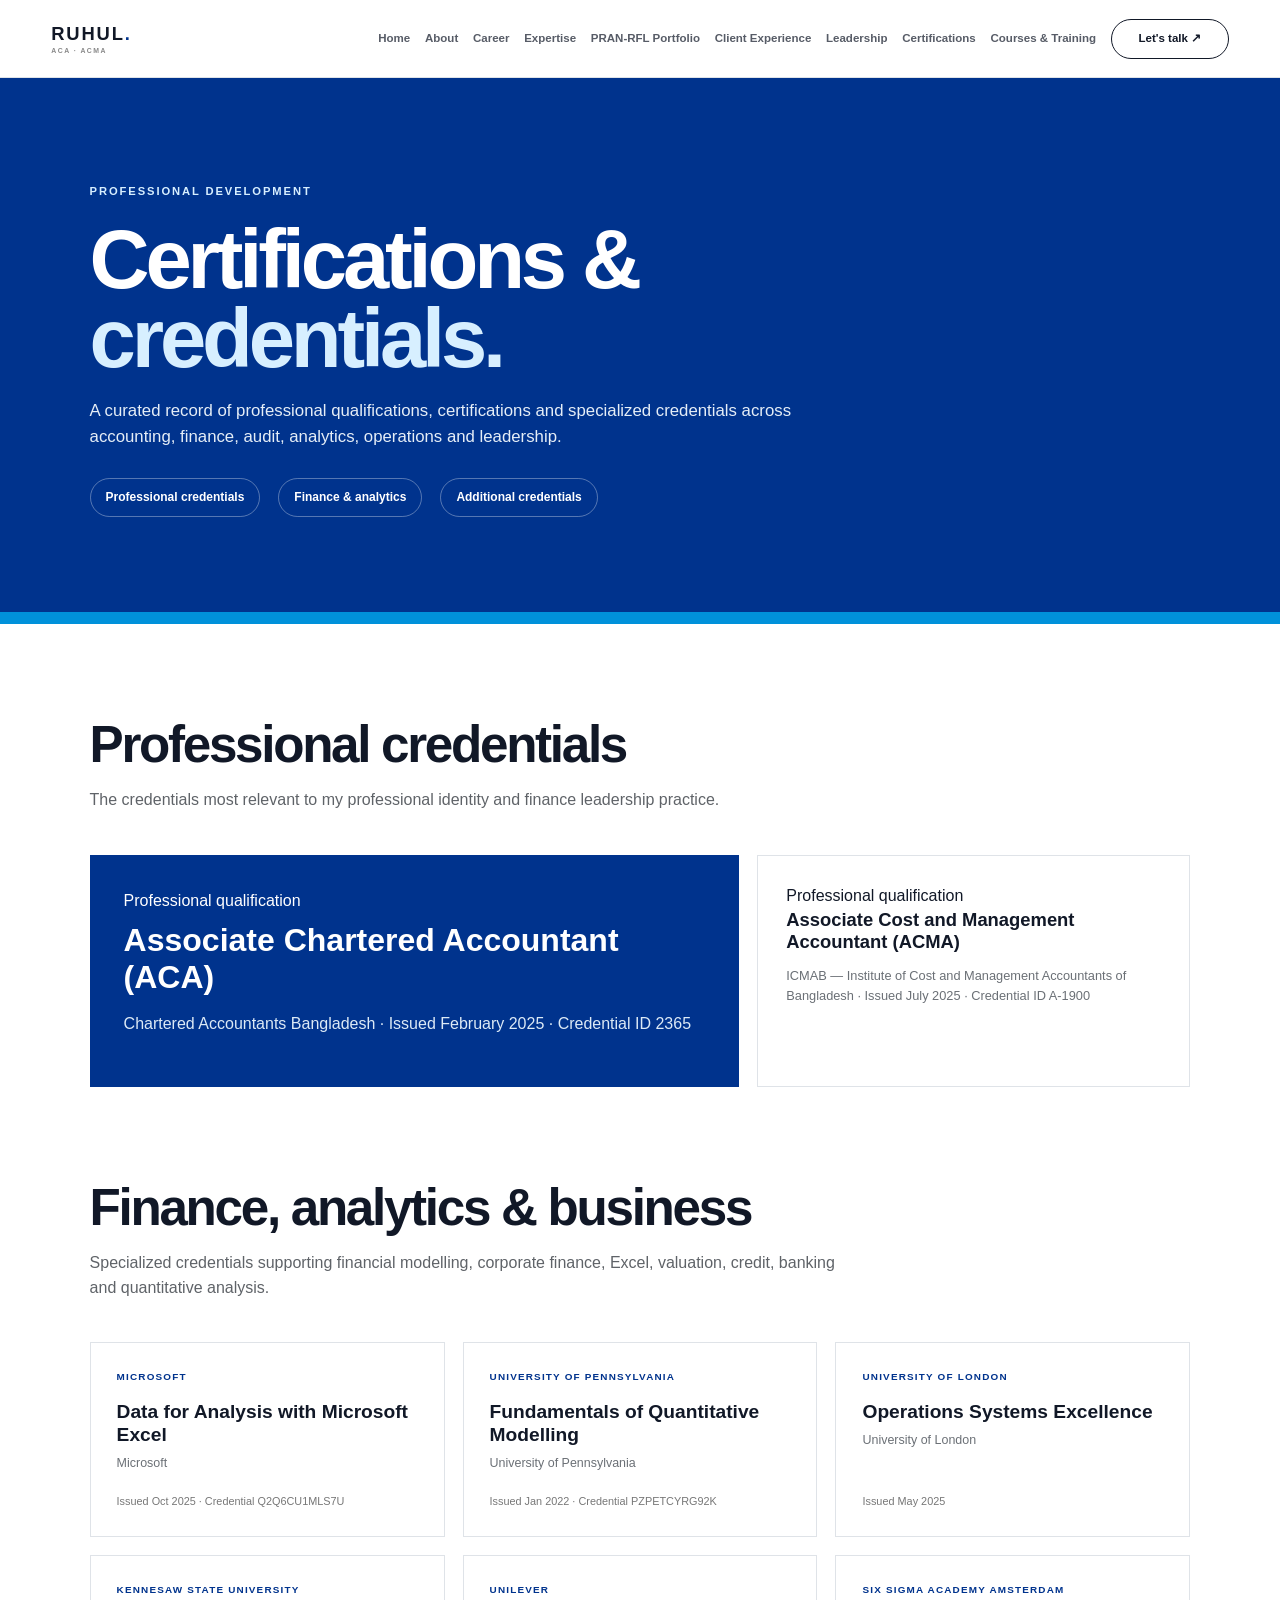
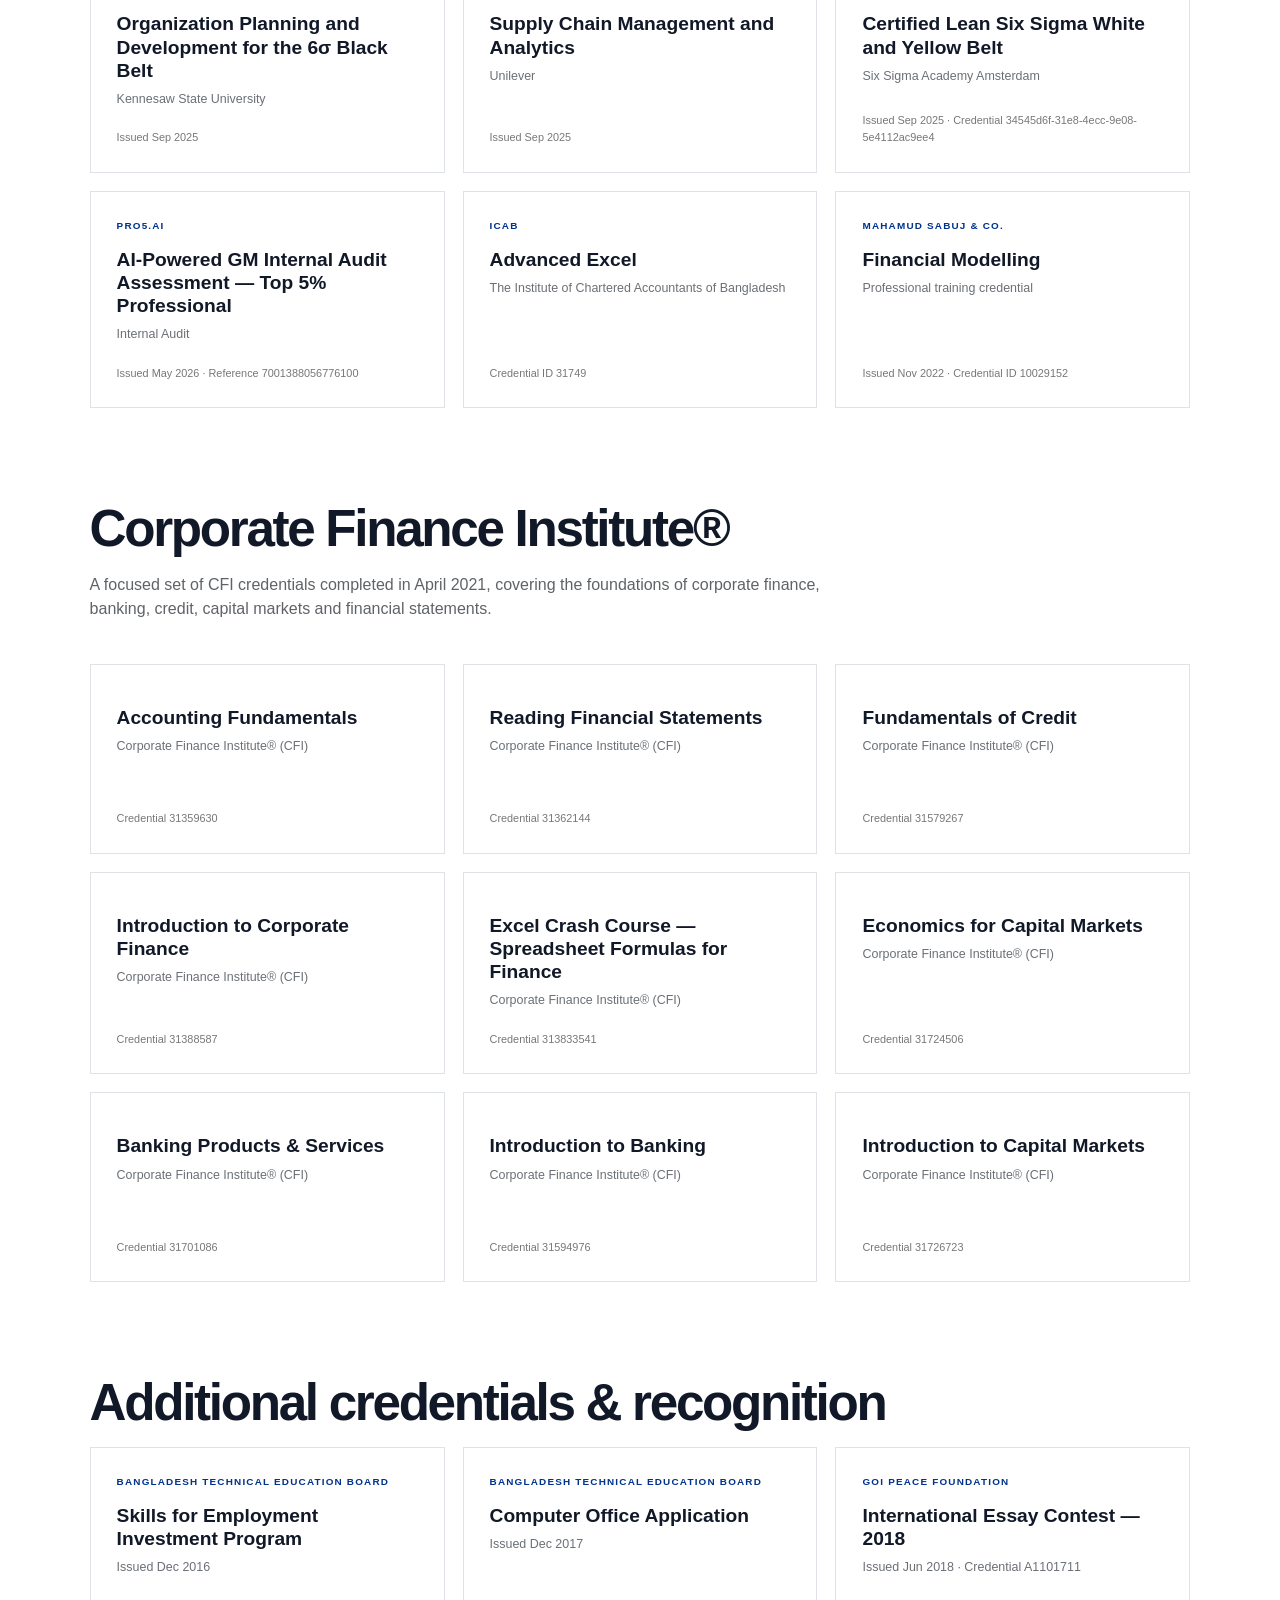
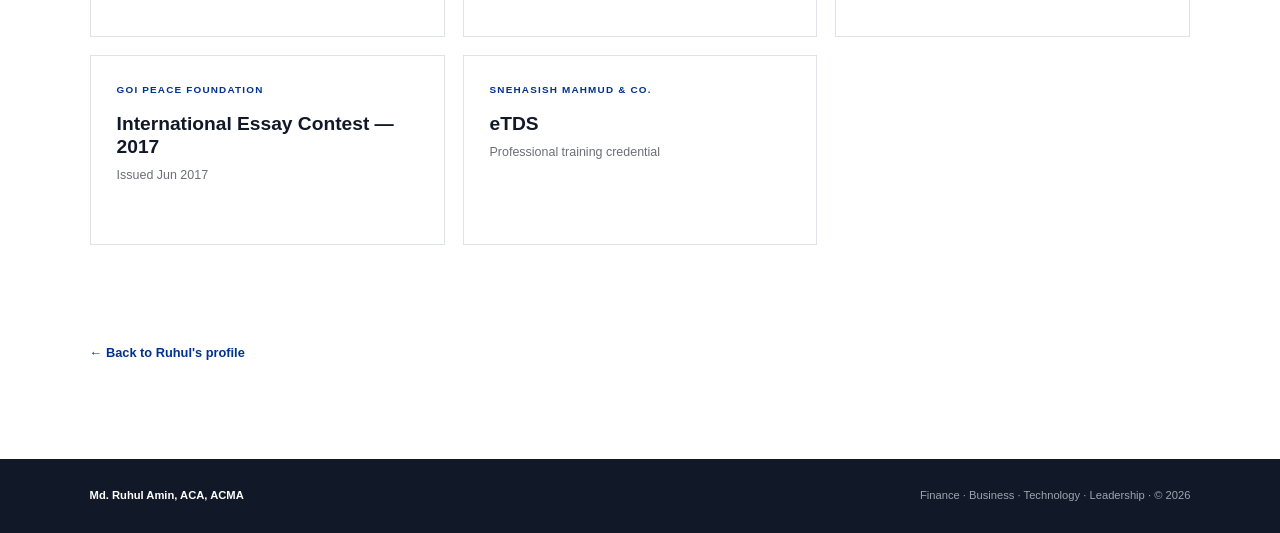
<file: certifications.html>
<!doctype html>
<html lang="en">
<head>
<meta charset="utf-8"><meta name="viewport" content="width=device-width,initial-scale=1">
<title>Certifications & Credentials | Md. Ruhul Amin, ACA, ACMA</title>
<meta name="description" content="Professional certifications, credentials and specialized learning of Md. Ruhul Amin, ACA, ACMA.">
<link rel="stylesheet" href="styles.css">
<style>
.page-hero{background:#00338D;color:#fff;padding:105px 7vw 95px;border-bottom:12px solid #0091DA}
.page-hero .eyebrow{color:#d7efff}.page-hero h1{font:700 clamp(3.2rem,6.5vw,6.5rem)/.95 Arial,sans-serif;letter-spacing:-.05em;margin:20px 0;max-width:900px}.page-hero h1 em{color:#d7efff;font-style:normal}.page-hero p{max-width:720px;color:#e5eef7;font-size:1.05rem}
.page-nav{display:flex;gap:18px;flex-wrap:wrap;margin-top:28px}.page-nav a{color:#fff;border:1px solid #ffffff55;border-radius:999px;padding:9px 15px;font-size:.75rem;font-weight:700}.page-nav a:hover{background:#fff;color:#00338D}
.page-main{padding:95px 7vw}.page-section{margin-bottom:95px}.page-section h2{font:700 clamp(2.2rem,4vw,4rem)/1 Arial,sans-serif;letter-spacing:-.045em;margin:0 0 18px}.intro{color:#5f6368;max-width:760px;margin-bottom:42px}.cards{display:grid;grid-template-columns:repeat(3,1fr);gap:18px}.card{border:1px solid #dfe3e8;padding:26px;background:#fff;min-height:190px;display:flex;flex-direction:column}.card:hover{border-color:#00338D;box-shadow:0 10px 30px #00338d12}.card .type{font-size:.62rem;letter-spacing:.12em;text-transform:uppercase;color:#00338D;font-weight:800}.card h3{font:700 1.2rem/1.2 Arial,sans-serif;margin:15px 0 8px}.card p{color:#6b7076;font-size:.78rem;margin:0}.card .meta{margin-top:auto;padding-top:20px;font-size:.68rem;color:#777}.featured-row{display:grid;grid-template-columns:1.2fr .8fr;gap:18px}.feature{background:#00338D;color:#fff;padding:34px}.feature h3{font:700 2rem Arial,sans-serif;margin:8px 0}.feature p{color:#dceaf6}.mini{border:1px solid #dfe3e8;padding:28px}.mini h3{font:700 1.15rem Arial,sans-serif;margin:0 0 10px}.mini p{color:#6b7076;font-size:.8rem}
.back{color:#00338D;font-weight:800;font-size:.8rem}.site-footer{background:#111827;color:#fff;padding:28px 7vw;display:flex;justify-content:space-between;font-size:.7rem}.site-footer span{color:#9da4ad}
@media(max-width:900px){.cards{grid-template-columns:repeat(2,1fr)}.featured-row{grid-template-columns:1fr}}
@media(max-width:600px){.cards{grid-template-columns:1fr}.page-hero{padding:75px 6vw}.page-main{padding:75px 6vw}.site-footer{flex-direction:column;gap:8px}}
</style>
</head>
<body>
<header><a class="logo" href="index.html">RUHUL<span>.</span><small>ACA · ACMA</small></a><button class="hamb" onclick="document.querySelector('nav').classList.toggle('show')">☰</button><nav><a href="index.html">Home</a><a href="index.html#about">About</a><a href="index.html#career">Career</a><a href="index.html#expertise">Expertise</a><a href="portfolio.html">PRAN-RFL Portfolio</a><a href="clients.html">Client Experience</a><a href="leadership.html">Leadership</a><a href="certifications.html">Certifications</a><a href="courses.html">Courses & Training</a><a class="nav-btn" href="index.html#contact">Let's talk ↗</a></nav></header>
<section class="page-hero"><div class="eyebrow">Professional development</div><h1>Certifications & <em>credentials.</em></h1><p>A curated record of professional qualifications, certifications and specialized credentials across accounting, finance, audit, analytics, operations and leadership.</p><div class="page-nav"><a href="#professional">Professional credentials</a><a href="#finance">Finance & analytics</a><a href="#additional">Additional credentials</a></div></section>
<main class="page-main">
<section id="professional" class="page-section"><h2>Professional credentials</h2><p class="intro">The credentials most relevant to my professional identity and finance leadership practice.</p><div class="featured-row">
<article class="feature"><div class="type">Professional qualification</div><h3>Associate Chartered Accountant (ACA)</h3><p>Chartered Accountants Bangladesh · Issued February 2025 · Credential ID 2365</p></article>
<article class="mini"><div class="type">Professional qualification</div><h3>Associate Cost and Management Accountant (ACMA)</h3><p>ICMAB — Institute of Cost and Management Accountants of Bangladesh · Issued July 2025 · Credential ID A-1900</p></article>
</div></section>
<section id="finance" class="page-section"><h2>Finance, analytics & business</h2><p class="intro">Specialized credentials supporting financial modelling, corporate finance, Excel, valuation, credit, banking and quantitative analysis.</p><div class="cards">
<article class="card"><div class="type">Microsoft</div><h3>Data for Analysis with Microsoft Excel</h3><p>Microsoft</p><div class="meta">Issued Oct 2025 · Credential Q2Q6CU1MLS7U</div></article>
<article class="card"><div class="type">University of Pennsylvania</div><h3>Fundamentals of Quantitative Modelling</h3><p>University of Pennsylvania</p><div class="meta">Issued Jan 2022 · Credential PZPETCYRG92K</div></article>
<article class="card"><div class="type">University of London</div><h3>Operations Systems Excellence</h3><p>University of London</p><div class="meta">Issued May 2025</div></article>
<article class="card"><div class="type">Kennesaw State University</div><h3>Organization Planning and Development for the 6σ Black Belt</h3><p>Kennesaw State University</p><div class="meta">Issued Sep 2025</div></article>
<article class="card"><div class="type">Unilever</div><h3>Supply Chain Management and Analytics</h3><p>Unilever</p><div class="meta">Issued Sep 2025</div></article>
<article class="card"><div class="type">Six Sigma Academy Amsterdam</div><h3>Certified Lean Six Sigma White and Yellow Belt</h3><p>Six Sigma Academy Amsterdam</p><div class="meta">Issued Sep 2025 · Credential 34545d6f-31e8-4ecc-9e08-5e4112ac9ee4</div></article>
<article class="card"><div class="type">Pro5.ai</div><h3>AI-Powered GM Internal Audit Assessment — Top 5% Professional</h3><p>Internal Audit</p><div class="meta">Issued May 2026 · Reference 7001388056776100</div></article>
<article class="card"><div class="type">ICAB</div><h3>Advanced Excel</h3><p>The Institute of Chartered Accountants of Bangladesh</p><div class="meta">Credential ID 31749</div></article>
<article class="card"><div class="type">Mahamud Sabuj & Co.</div><h3>Financial Modelling</h3><p>Professional training credential</p><div class="meta">Issued Nov 2022 · Credential ID 10029152</div></article>
</div></section>
<section class="page-section"><h2>Corporate Finance Institute®</h2><p class="intro">A focused set of CFI credentials completed in April 2021, covering the foundations of corporate finance, banking, credit, capital markets and financial statements.</p><div class="cards">
<article class="card"><h3>Accounting Fundamentals</h3><p>Corporate Finance Institute® (CFI)</p><div class="meta">Credential 31359630</div></article>
<article class="card"><h3>Reading Financial Statements</h3><p>Corporate Finance Institute® (CFI)</p><div class="meta">Credential 31362144</div></article>
<article class="card"><h3>Fundamentals of Credit</h3><p>Corporate Finance Institute® (CFI)</p><div class="meta">Credential 31579267</div></article>
<article class="card"><h3>Introduction to Corporate Finance</h3><p>Corporate Finance Institute® (CFI)</p><div class="meta">Credential 31388587</div></article>
<article class="card"><h3>Excel Crash Course — Spreadsheet Formulas for Finance</h3><p>Corporate Finance Institute® (CFI)</p><div class="meta">Credential 313833541</div></article>
<article class="card"><h3>Economics for Capital Markets</h3><p>Corporate Finance Institute® (CFI)</p><div class="meta">Credential 31724506</div></article>
<article class="card"><h3>Banking Products & Services</h3><p>Corporate Finance Institute® (CFI)</p><div class="meta">Credential 31701086</div></article>
<article class="card"><h3>Introduction to Banking</h3><p>Corporate Finance Institute® (CFI)</p><div class="meta">Credential 31594976</div></article>
<article class="card"><h3>Introduction to Capital Markets</h3><p>Corporate Finance Institute® (CFI)</p><div class="meta">Credential 31726723</div></article>
</div></section>
<section id="additional" class="page-section"><h2>Additional credentials & recognition</h2><div class="cards">
<article class="card"><div class="type">Bangladesh Technical Education Board</div><h3>Skills for Employment Investment Program</h3><p>Issued Dec 2016</p></article>
<article class="card"><div class="type">Bangladesh Technical Education Board</div><h3>Computer Office Application</h3><p>Issued Dec 2017</p></article>
<article class="card"><div class="type">Goi Peace Foundation</div><h3>International Essay Contest — 2018</h3><p>Issued Jun 2018 · Credential A1101711</p></article>
<article class="card"><div class="type">Goi Peace Foundation</div><h3>International Essay Contest — 2017</h3><p>Issued Jun 2017</p></article>
<article class="card"><div class="type">Snehasish Mahmud & Co.</div><h3>eTDS</h3><p>Professional training credential</p></article>
</div></section>
<a class="back" href="index.html">← Back to Ruhul's profile</a>
</main>
<footer class="site-footer"><strong>Md. Ruhul Amin, ACA, ACMA</strong><span>Finance · Business · Technology · Leadership · © 2026</span></footer>
</body></html>
</file>
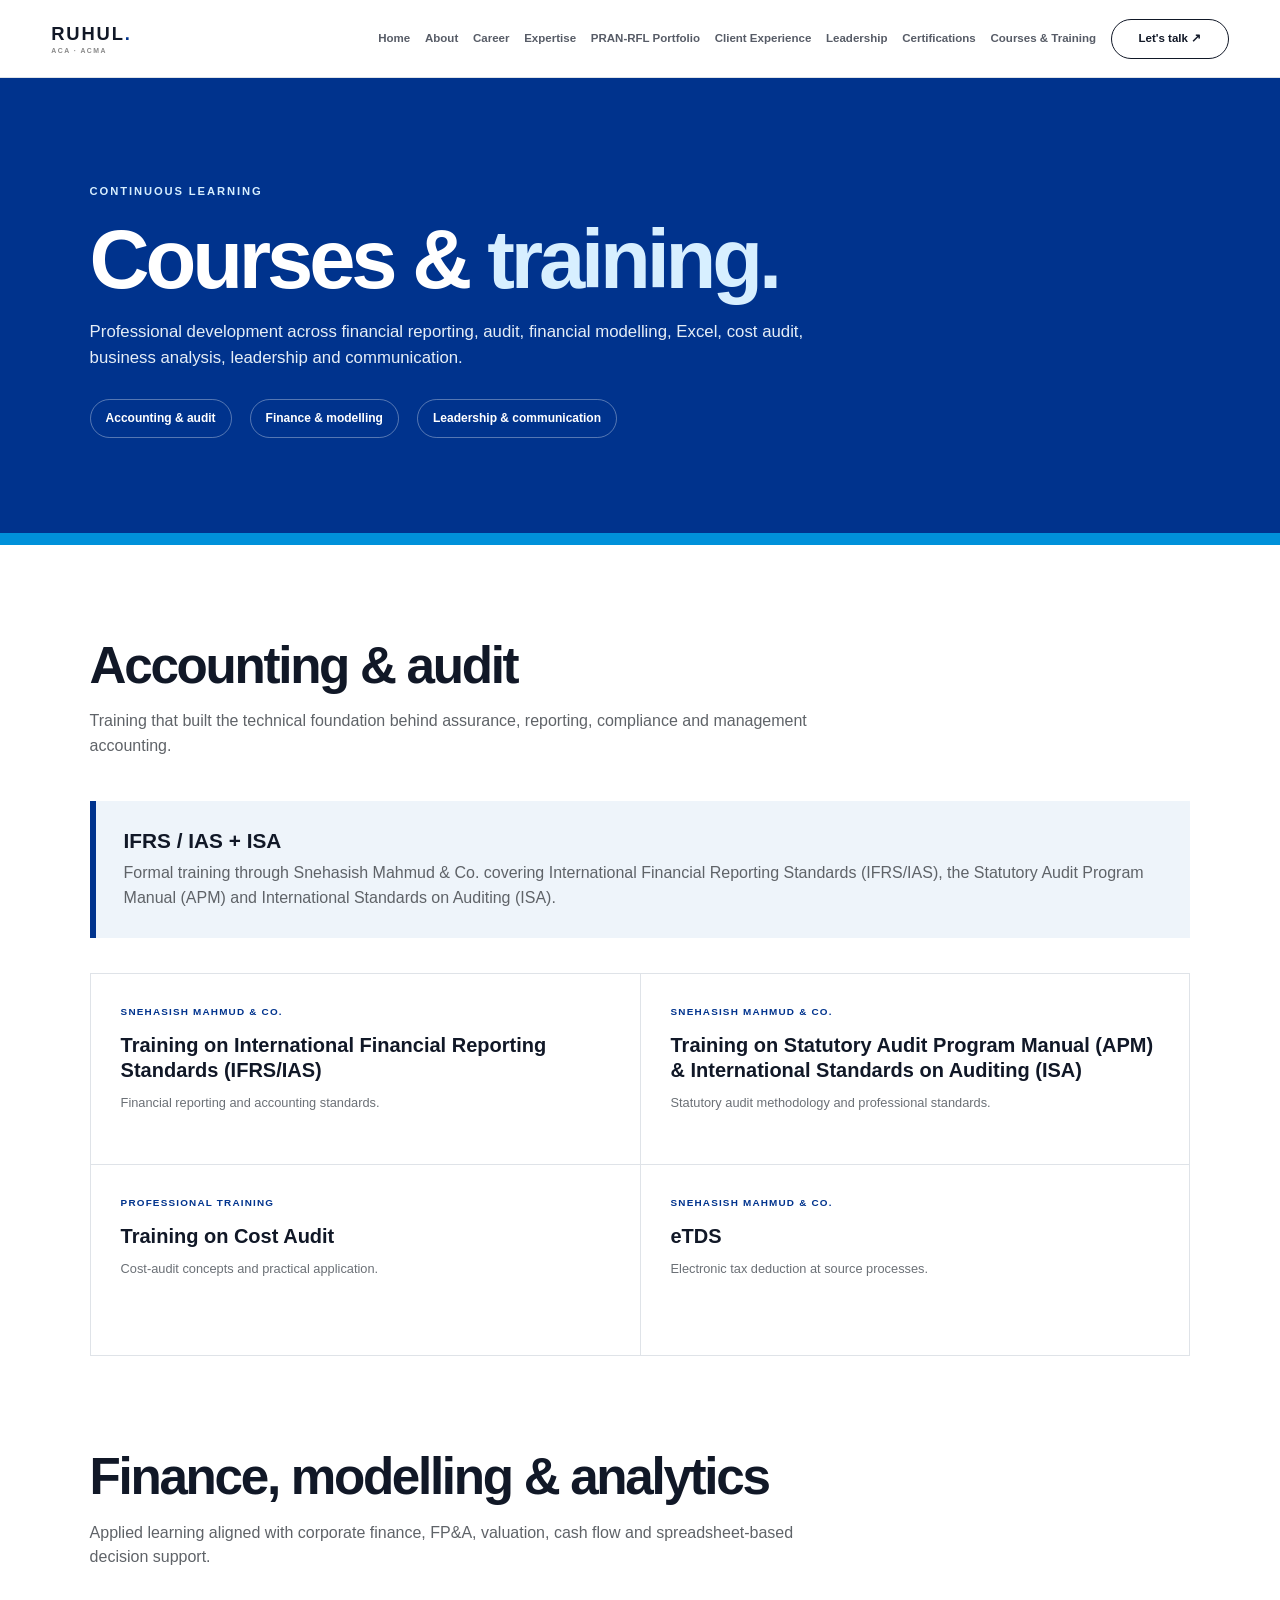
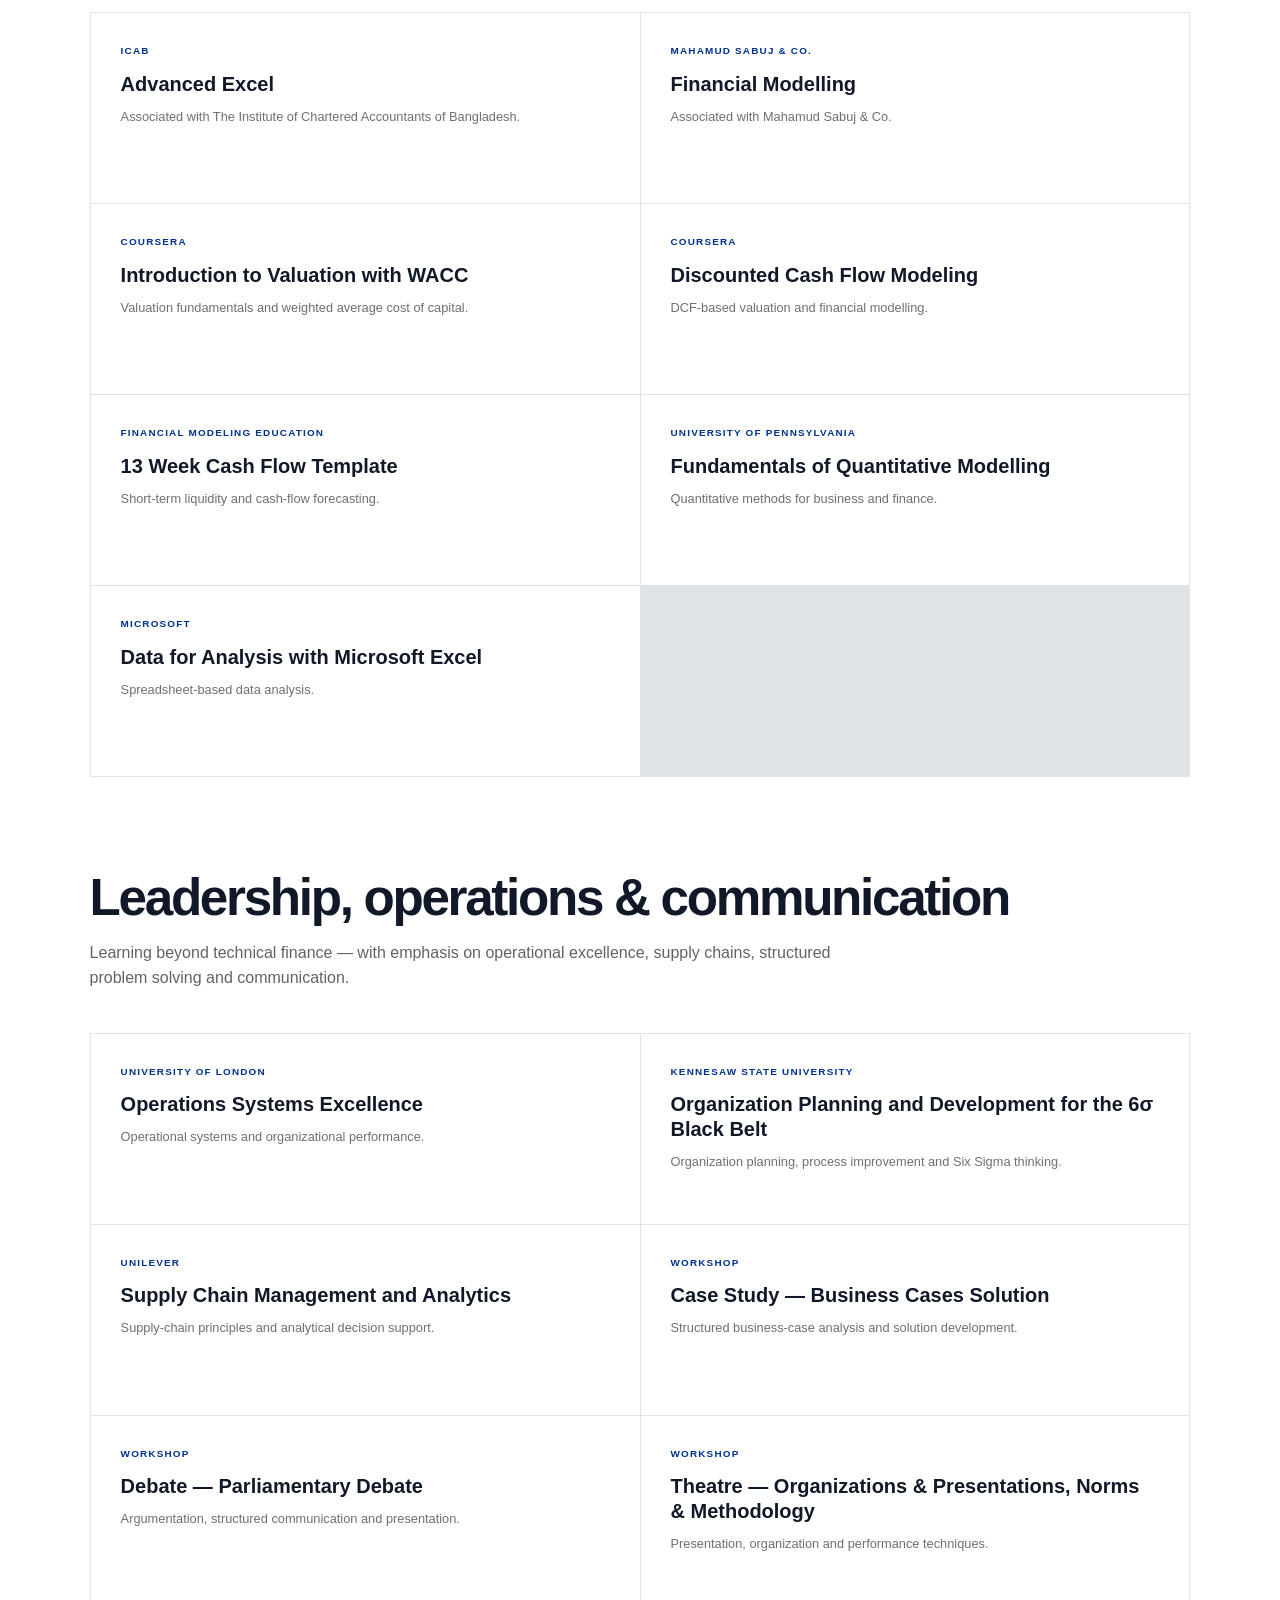
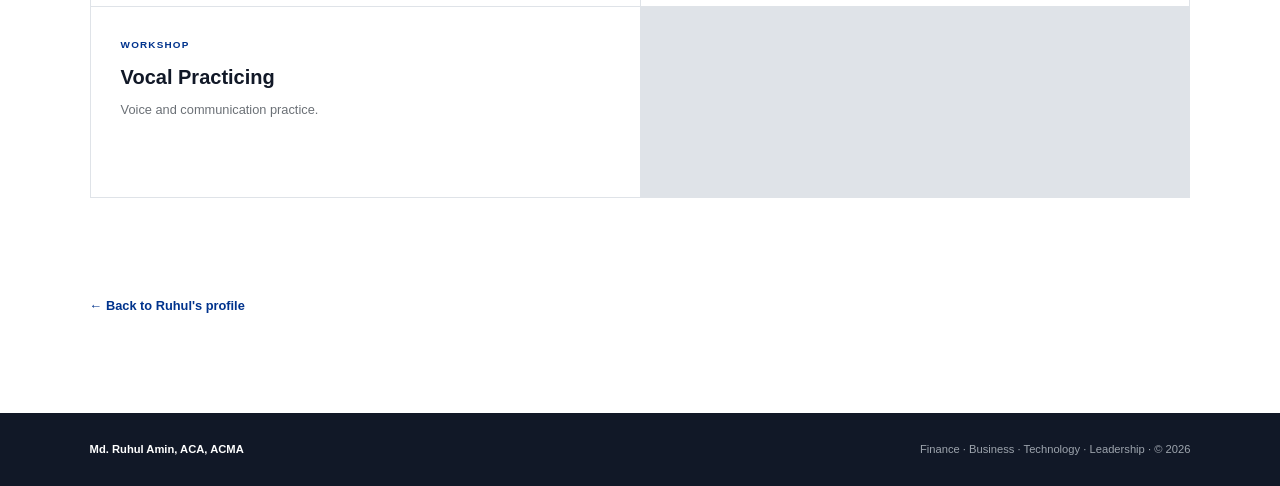
<file: courses.html>
<!doctype html>
<html lang="en">
<head>
<meta charset="utf-8"><meta name="viewport" content="width=device-width,initial-scale=1">
<title>Courses & Training | Md. Ruhul Amin, ACA, ACMA</title>
<meta name="description" content="Courses, workshops and professional training completed by Md. Ruhul Amin.">
<link rel="stylesheet" href="styles.css">
<style>
.page-hero{background:#00338D;color:#fff;padding:105px 7vw 95px;border-bottom:12px solid #0091DA}.page-hero .eyebrow{color:#d7efff}.page-hero h1{font:700 clamp(3.2rem,6.5vw,6.5rem)/.95 Arial,sans-serif;letter-spacing:-.05em;margin:20px 0;max-width:900px}.page-hero h1 em{color:#d7efff;font-style:normal}.page-hero p{max-width:720px;color:#e5eef7;font-size:1.05rem}.page-nav{display:flex;gap:18px;flex-wrap:wrap;margin-top:28px}.page-nav a{color:#fff;border:1px solid #ffffff55;border-radius:999px;padding:9px 15px;font-size:.75rem;font-weight:700}.page-nav a:hover{background:#fff;color:#00338D}.page-main{padding:95px 7vw}.page-section{margin-bottom:95px}.page-section h2{font:700 clamp(2.2rem,4vw,4rem)/1 Arial,sans-serif;letter-spacing:-.045em;margin:0 0 18px}.intro{color:#5f6368;max-width:760px;margin-bottom:42px}.course-grid{display:grid;grid-template-columns:repeat(2,1fr);gap:1px;background:#dfe3e8;border:1px solid #dfe3e8}.course{background:#fff;padding:30px;min-height:190px}.course .type{font-size:.62rem;letter-spacing:.12em;text-transform:uppercase;color:#00338D;font-weight:800}.course h3{font:700 1.25rem/1.25 Arial,sans-serif;margin:13px 0 10px}.course p{margin:0;color:#6b7076;font-size:.8rem}.course strong{display:block;margin-top:18px;font-size:.7rem;color:#111827}.course:hover{background:#f8fafc}.highlight{background:#eef4fa;border-left:6px solid #00338D;padding:28px;margin-bottom:35px}.highlight h3{font:700 1.3rem Arial,sans-serif;margin:0 0 8px}.highlight p{margin:0;color:#5f6368}.back{color:#00338D;font-weight:800;font-size:.8rem}.site-footer{background:#111827;color:#fff;padding:28px 7vw;display:flex;justify-content:space-between;font-size:.7rem}.site-footer span{color:#9da4ad}@media(max-width:700px){.course-grid{grid-template-columns:1fr}.page-hero{padding:75px 6vw}.page-main{padding:75px 6vw}.site-footer{flex-direction:column;gap:8px}}
</style>
</head>
<body>
<header><a class="logo" href="index.html">RUHUL<span>.</span><small>ACA · ACMA</small></a><button class="hamb" onclick="document.querySelector('nav').classList.toggle('show')">☰</button><nav><a href="index.html">Home</a><a href="index.html#about">About</a><a href="index.html#career">Career</a><a href="index.html#expertise">Expertise</a><a href="portfolio.html">PRAN-RFL Portfolio</a><a href="clients.html">Client Experience</a><a href="leadership.html">Leadership</a><a href="certifications.html">Certifications</a><a href="courses.html">Courses & Training</a><a class="nav-btn" href="index.html#contact">Let's talk ↗</a></nav></header>
<section class="page-hero"><div class="eyebrow">Continuous learning</div><h1>Courses & <em>training.</em></h1><p>Professional development across financial reporting, audit, financial modelling, Excel, cost audit, business analysis, leadership and communication.</p><div class="page-nav"><a href="#accounting">Accounting & audit</a><a href="#finance">Finance & modelling</a><a href="#leadership">Leadership & communication</a></div></section>
<main class="page-main">
<section id="accounting" class="page-section"><h2>Accounting & audit</h2><p class="intro">Training that built the technical foundation behind assurance, reporting, compliance and management accounting.</p><div class="highlight"><h3>IFRS / IAS + ISA</h3><p>Formal training through Snehasish Mahmud & Co. covering International Financial Reporting Standards (IFRS/IAS), the Statutory Audit Program Manual (APM) and International Standards on Auditing (ISA).</p></div><div class="course-grid">
<article class="course"><div class="type">Snehasish Mahmud & Co.</div><h3>Training on International Financial Reporting Standards (IFRS/IAS)</h3><p>Financial reporting and accounting standards.</p></article>
<article class="course"><div class="type">Snehasish Mahmud & Co.</div><h3>Training on Statutory Audit Program Manual (APM) & International Standards on Auditing (ISA)</h3><p>Statutory audit methodology and professional standards.</p></article>
<article class="course"><div class="type">Professional training</div><h3>Training on Cost Audit</h3><p>Cost-audit concepts and practical application.</p></article>
<article class="course"><div class="type">Snehasish Mahmud & Co.</div><h3>eTDS</h3><p>Electronic tax deduction at source processes.</p></article>
</div></section>
<section id="finance" class="page-section"><h2>Finance, modelling & analytics</h2><p class="intro">Applied learning aligned with corporate finance, FP&A, valuation, cash flow and spreadsheet-based decision support.</p><div class="course-grid">
<article class="course"><div class="type">ICAB</div><h3>Advanced Excel</h3><p>Associated with The Institute of Chartered Accountants of Bangladesh.</p></article>
<article class="course"><div class="type">Mahamud Sabuj & Co.</div><h3>Financial Modelling</h3><p>Associated with Mahamud Sabuj & Co.</p></article>
<article class="course"><div class="type">Coursera</div><h3>Introduction to Valuation with WACC</h3><p>Valuation fundamentals and weighted average cost of capital.</p></article>
<article class="course"><div class="type">Coursera</div><h3>Discounted Cash Flow Modeling</h3><p>DCF-based valuation and financial modelling.</p></article>
<article class="course"><div class="type">Financial Modeling Education</div><h3>13 Week Cash Flow Template</h3><p>Short-term liquidity and cash-flow forecasting.</p></article>
<article class="course"><div class="type">University of Pennsylvania</div><h3>Fundamentals of Quantitative Modelling</h3><p>Quantitative methods for business and finance.</p></article>
<article class="course"><div class="type">Microsoft</div><h3>Data for Analysis with Microsoft Excel</h3><p>Spreadsheet-based data analysis.</p></article>
</div></section>
<section id="leadership" class="page-section"><h2>Leadership, operations & communication</h2><p class="intro">Learning beyond technical finance — with emphasis on operational excellence, supply chains, structured problem solving and communication.</p><div class="course-grid">
<article class="course"><div class="type">University of London</div><h3>Operations Systems Excellence</h3><p>Operational systems and organizational performance.</p></article>
<article class="course"><div class="type">Kennesaw State University</div><h3>Organization Planning and Development for the 6σ Black Belt</h3><p>Organization planning, process improvement and Six Sigma thinking.</p></article>
<article class="course"><div class="type">Unilever</div><h3>Supply Chain Management and Analytics</h3><p>Supply-chain principles and analytical decision support.</p></article>
<article class="course"><div class="type">Workshop</div><h3>Case Study — Business Cases Solution</h3><p>Structured business-case analysis and solution development.</p></article>
<article class="course"><div class="type">Workshop</div><h3>Debate — Parliamentary Debate</h3><p>Argumentation, structured communication and presentation.</p></article>
<article class="course"><div class="type">Workshop</div><h3>Theatre — Organizations & Presentations, Norms & Methodology</h3><p>Presentation, organization and performance techniques.</p></article>
<article class="course"><div class="type">Workshop</div><h3>Vocal Practicing</h3><p>Voice and communication practice.</p></article>
</div></section>
<a class="back" href="index.html">← Back to Ruhul's profile</a>
</main>
<footer class="site-footer"><strong>Md. Ruhul Amin, ACA, ACMA</strong><span>Finance · Business · Technology · Leadership · © 2026</span></footer>
</body></html>
</file>
<file: styles.css>
:root{--ink:#101215;--paper:#f5f3ee;--muted:#6b6e72;--line:#d9d7d0;--gold:#b87835;--blue:#193a59;--serif:"Playfair Display",Georgia,serif;--sans:"DM Sans",Arial,sans-serif;--head:"Manrope",Arial,sans-serif}*{box-sizing:border-box}html{scroll-behavior:smooth}body{margin:0;background:var(--paper);color:var(--ink);font-family:var(--sans);line-height:1.55}a{text-decoration:none;color:inherit}button{font-family:inherit}.progress{position:fixed;top:0;left:0;height:3px;background:var(--gold);width:0;z-index:100}header{height:78px;position:sticky;top:0;z-index:50;display:flex;align-items:center;justify-content:space-between;padding:0 6vw;background:#f5f3eeeF;backdrop-filter:blur(15px);border-bottom:1px solid var(--line)}.logo{font-family:var(--head);font-weight:800;font-size:1.15rem;letter-spacing:.1em}.logo span{color:var(--gold)}.logo small{display:block;font-size:.43rem;letter-spacing:.22em;color:#888;margin-top:-2px}nav{display:flex;gap:25px;align-items:center;font-size:.84rem;font-weight:600}nav a{opacity:.7}nav a:hover{opacity:1}.nav-btn{padding:9px 17px;border:1px solid var(--ink);border-radius:999px;opacity:1}.hamb{display:none;border:0;background:none;font-size:1.5rem}.hero{min-height:calc(100vh - 78px);padding:70px 7vw;display:grid;grid-template-columns:1.08fr .92fr;gap:5vw;align-items:center;overflow:hidden}.kicker,.eyebrow{font-size:.7rem;text-transform:uppercase;letter-spacing:.17em;font-weight:800;color:var(--gold)}.kicker{display:flex;gap:9px;align-items:center}.pulse{width:7px;height:7px;border-radius:50%;background:#32a46a;box-shadow:0 0 0 5px #32a46a22}.hero h1{font:700 clamp(4rem,8vw,8rem)/.9 var(--serif);letter-spacing:-.055em;margin:28px 0}.hero h1 i,h2 em{color:var(--gold);font-weight:600}.hero-text{max-width:680px;color:#5f6265;font-size:1.08rem}.hero-text strong{color:var(--ink)}.actions{display:flex;gap:11px;margin:30px 0}.btn{display:inline-flex;align-items:center;gap:18px;padding:13px 19px;border-radius:999px;font-weight:700;font-size:.84rem}.btn.primary{background:var(--ink);color:#fff}.btn.ghost,.btn.outline{border:1px solid var(--line)}.btn.outline{border-color:#555;color:#fff}.proof{display:flex;border-top:1px solid var(--line);margin-top:40px;padding-top:23px}.proof div{padding:0 23px;border-right:1px solid var(--line)}.proof div:first-child{padding-left:0}.proof div:last-child{border:0}.proof b{font:700 1.6rem var(--head);display:block}.proof span{font-size:.65rem;text-transform:uppercase;color:#888;letter-spacing:.07em}.hero-art{min-height:580px;position:relative;display:grid;place-items:center}.orb{position:absolute;width:430px;height:430px;border-radius:50%;background:radial-gradient(circle at 35% 30%,#d5b58d,#8d633d 55%,#1a2530)}.gridlines{position:absolute;inset:8%;background:linear-gradient(90deg,transparent 49%,#fff2 50%,transparent 51%),linear-gradient(transparent 49%,#fff2 50%,transparent 51%);background-size:42px 42px;opacity:.35;transform:rotate(8deg)}.portrait{width:320px;height:440px;position:relative;z-index:2;background:linear-gradient(145deg,#c7c5bd,#696a6b);overflow:hidden;box-shadow:30px 30px 0 #101215}.initials{height:100%;display:grid;place-items:center;color:#eee;font:700 7rem var(--serif);opacity:.8}.photo-note{position:absolute;bottom:15px;left:15px;color:#fff;font-size:.55rem;letter-spacing:.15em}.floating{position:absolute;z-index:4;background:#fff;padding:17px 20px;box-shadow:0 18px 50px #0002}.floating small{display:block;color:#999;font-size:.58rem;letter-spacing:.15em}.floating b{display:block;font:600 1rem var(--serif);margin:5px 0}.floating span{font-size:.7rem;color:#777}.f1{left:0;bottom:65px}.f2{right:0;top:90px}.marquee{overflow:hidden;background:var(--ink);color:#fff;padding:13px 0;font-size:.65rem;letter-spacing:.2em;white-space:nowrap}.marquee div{animation:slide 25s linear infinite}@keyframes slide{to{transform:translateX(-40%)}}.section{padding:115px 7vw}.eyebrow{margin-bottom:20px}.two-col,.section-head,.credential-head{display:grid;grid-template-columns:1fr 1fr;gap:7vw}.two-col h2,.section h2{font:600 clamp(3rem,5.4vw,6rem)/.96 var(--serif);letter-spacing:-.045em;margin:0}.body-copy{max-width:600px;color:#676a6d;font-size:1rem}.body-copy p{margin:0 0 20px}.body-copy strong{color:var(--ink)}.text-link{color:var(--gold);font-weight:700}.story-cards{display:grid;grid-template-columns:repeat(4,1fr);gap:1px;background:var(--line);margin-top:80px;border:1px solid var(--line)}.story-cards article{background:var(--paper);padding:27px}.story-cards span,.expert-grid span,.insight-grid span{font-size:.68rem;color:var(--gold);font-weight:800}.story-cards h3,.expert-grid h3,.insight-grid h3{font:600 1.55rem var(--serif);margin:32px 0 8px}.story-cards p,.expert-grid p,.insight-grid p{color:#777;font-size:.87rem}.dark{background:var(--ink);color:#fff}.dark .eyebrow{color:#c89255}.section-head{align-items:end;margin-bottom:65px}.section-head p{color:#9ea0a3;max-width:460px}.timeline{border-top:1px solid #333}.timeline article{display:grid;grid-template-columns:190px 1fr;gap:5vw;padding:40px 0;border-bottom:1px solid #333}.year{color:#777;font-size:.68rem;letter-spacing:.12em;font-weight:800}.timeline h3{font:600 1.9rem var(--serif);margin:0}.timeline h4{color:#c89255;margin:5px 0 15px}.timeline p{color:#9ea0a3;max-width:800px}.timeline button{background:none;color:#fff;border:0;border-bottom:1px solid #777;padding:5px 0;cursor:pointer}.expertise h2,.impact h2{margin-bottom:55px}.expert-grid{display:grid;grid-template-columns:repeat(3,1fr);gap:1px;background:var(--line);border:1px solid var(--line)}.expert-grid article{background:var(--paper);padding:30px;min-height:260px}.expert-grid .featured{background:var(--blue);color:#fff}.expert-grid .featured p{color:#c8d0d8}.tags{display:flex;gap:7px;flex-wrap:wrap;margin-top:28px}.tags b{font-size:.58rem;border:1px solid #ffffff55;border-radius:99px;padding:6px 9px}.impact{background:#e6e3db}.impact-grid{display:grid;grid-template-columns:repeat(5,1fr);border-top:1px solid #bbb;margin-bottom:80px}.impact-grid article{padding:30px 18px;border-right:1px solid #bbb}.impact-grid article:first-child{padding-left:0}.impact-grid article:last-child{border:0}.impact-grid b{font:700 3rem var(--head);display:block}.impact-grid span{color:var(--gold);text-transform:uppercase;font-size:.62rem;font-weight:800;letter-spacing:.1em}.impact-grid p{color:#777;font-size:.82rem}.case-grid{display:grid;grid-template-columns:repeat(3,1fr);gap:20px}.case-grid article{background:#f5f3ee;padding:25px;border:1px solid #d2cfc7}.case-grid small{color:var(--gold);font-size:.62rem;letter-spacing:.12em}.case-grid h3{font:600 1.5rem var(--serif)}.leadership{background:#f9f8f5}.leadership-grid{display:grid;grid-template-columns:repeat(4,1fr);gap:20px;margin-top:65px}.leadership-grid article{border-top:1px solid var(--ink);padding-top:20px}.leadership-grid b{color:var(--gold)}.leadership-grid h3{font:600 1.25rem var(--serif)}.leadership-grid p{font-size:.8rem;color:#777}.credentials{background:var(--paper)}.credential-head{align-items:end;margin-bottom:55px}.credential-head p{color:#777}.credential-grid{display:grid;grid-template-columns:repeat(3,1fr);gap:20px}.credential-grid article{border:1px solid var(--line);padding:32px}.seal{width:65px;height:65px;border:1px solid var(--gold);border-radius:50%;display:grid;place-items:center;font:700 1rem var(--serif);color:var(--gold)}.credential-grid h3{font:600 1.5rem var(--serif);margin-bottom:5px}.credential-grid p{color:#777}.credential-grid b{font-size:.7rem;color:var(--gold)}.credential-note{margin-top:25px;background:var(--ink);color:#fff;padding:23px}.credential-note strong{color:#d29b5e}.insights{background:#11161b;color:#fff}.insights .section-head p{color:#aaa}.insight-grid{display:grid;grid-template-columns:repeat(4,1fr);gap:1px;background:#333}.insight-grid article{padding:27px;background:#11161b;min-height:310px}.insight-grid a{color:#c89255;font-size:.8rem;font-weight:700}.future{background:linear-gradient(130deg,#c69a69,#1a2c3d);color:#fff}.future-card{max-width:1100px;margin:auto}.future .eyebrow{color:#eee}.future h2{font-size:clamp(3.2rem,6vw,6.5rem)}.future p{max-width:650px;color:#eef1f3}.roadmap{display:flex;align-items:center;gap:20px;margin-top:45px;font-weight:800}.roadmap i{font-style:normal;color:#e2b57d}.contact{background:#0d1013;color:#fff;text-align:center;padding:130px 7vw}.contact .eyebrow{color:#c89255}.contact h2{font-size:clamp(3.2rem,6vw,6.5rem)}.contact p{max-width:650px;margin:25px auto;color:#aaa}.contact-actions{display:flex;justify-content:center;gap:12px;margin:35px}.contact-meta{font-size:.72rem;color:#666}footer{background:#080a0c;color:#888;padding:25px 7vw;display:flex;justify-content:space-between;font-size:.7rem}footer div{display:flex;gap:25px}footer strong{color:#fff}.modal{position:fixed;inset:0;background:#000b;display:none;place-items:center;z-index:100;padding:20px}.modal.show{display:grid}.modal-box{background:var(--paper);max-width:650px;width:100%;padding:45px;position:relative}.modal-box button{position:absolute;right:15px;top:8px;background:none;border:0;font-size:2rem;cursor:pointer}.modal-box h2{font:600 2.6rem var(--serif);margin:5px 0 20px}.modal-box li{margin:8px 0;color:#666}@media(max-width:900px){nav{display:none}.hamb{display:block}.hero{grid-template-columns:1fr}.hero-art{min-height:500px}.story-cards,.expert-grid,.leadership-grid,.credential-grid,.insight-grid{grid-template-columns:repeat(2,1fr)}.impact-grid{grid-template-columns:repeat(2,1fr)}.impact-grid article{border-bottom:1px solid #bbb}.case-grid{grid-template-columns:1fr}.two-col,.section-head,.credential-head{grid-template-columns:1fr}.section-head{gap:15px}.timeline article{grid-template-columns:1fr}.proof{flex-wrap:wrap;gap:15px}.proof div{margin-bottom:10px}}@media(max-width:600px){.section{padding:80px 6vw}.hero{padding:55px 6vw}.hero h1{font-size:4rem}.hero-art{min-height:430px}.portrait{width:250px;height:350px}.orb{width:330px;height:330px}.f1{left:-5px;bottom:25px}.f2{right:-5px;top:35px}.story-cards,.expert-grid,.leadership-grid,.credential-grid,.insight-grid,.impact-grid{grid-template-columns:1fr}.floating{padding:12px}.proof div{padding:0 13px}.roadmap{flex-wrap:wrap}footer{flex-direction:column;gap:10px}footer div{flex-direction:column;gap:4px}}

/* KPMG-inspired professional system: clean white space, blue hierarchy, strong separation. */
:root{--ink:#111827;--paper:#fff;--muted:#5f6368;--line:#dfe3e8;--gold:#00338D;--blue:#00338D;--serif:Arial,Helvetica,sans-serif;--sans:Arial,Helvetica,sans-serif;--head:Arial,Helvetica,sans-serif}
body{background:#fff;color:var(--ink);font-family:Arial,Helvetica,sans-serif}
header{background:#fffF;border-bottom:1px solid #dfe3e8}
.logo{font-family:Arial,Helvetica,sans-serif;font-weight:800}
.logo span,.kicker,.eyebrow,.text-link,.timeline h4,.impact-grid span,.credential-grid b,.insight-grid a{color:#00338D}
.hero{background:#fff;padding-top:95px;padding-bottom:105px}
.hero h1,.section h2,.timeline h3,.story-cards h3,.expert-grid h3,.insight-grid h3,.credential-grid h3,.modal-box h2{font-family:Arial,Helvetica,sans-serif;letter-spacing:-.04em}
.hero h1{font-weight:700}
.hero h1 i,h2 em{color:#00338D}
.hero-art{background:#f5f7fa;padding:30px;border-left:8px solid #00338D}
.orb{background:radial-gradient(circle at 35% 30%,#dbe9f7,#7ea9d1 55%,#00338D)}
.portrait{background:#fff!important;box-shadow:24px 24px 0 #00338D}
.portrait-card img{display:block;width:100%;height:100%;object-fit:cover;object-position:center top}
.marquee{background:#00338D}
.section{padding:135px 7vw;border-top:12px solid #f3f5f7}
.section:nth-of-type(even){background:#f8fafc}
.dark{background:#111827!important;border-top-color:#00338D}
.dark .eyebrow{color:#7fc5ef}
.expert-grid,.story-cards,.insight-grid{border:1px solid #dfe3e8}
.expert-grid .featured{background:#00338D}
.impact{background:#eef4fa!important}
.case-grid article,.credential-grid article,.value-grid article{background:#fff}
.leadership{background:#fff!important}
.future{background:linear-gradient(135deg,#00338D,#005EB8)!important}
.future .eyebrow{color:#fff}
.future h2 em{color:#d7efff}
.contact{background:#111827;border-top:12px solid #00338D}
.contact .eyebrow{color:#7fc5ef}
.btn.primary{background:#00338D}
 .btn.outline{border-color:#7fc5ef;color:#00338D}
.ask-nav{color:#00338D!important;font-weight:800}
.value-section{background:#f4f7fa!important}
.value-grid{border-color:#dfe3e8}
.value-proof{background:#00338D}
.ask-home{background:#fff!important}
.ask-home-grid{display:grid;grid-template-columns:1fr 1fr;gap:7vw;align-items:start}
.ask-home h2{margin:0}
.ask-home-copy{max-width:700px}
.ask-home-copy p{font-size:1.05rem;color:#5f6368}
.ask-prompts{display:grid;grid-template-columns:1fr 1fr;gap:10px;margin:30px 0}
.ask-prompts a{padding:17px 18px;border:1px solid #dfe3e8;background:#f8fafc;color:#111827;font-size:.82rem;font-weight:700}
.ask-prompts a:hover{border-color:#00338D;color:#00338D}
@media(max-width:900px){.ask-home-grid{grid-template-columns:1fr}.ask-prompts{grid-template-columns:1fr}.hero-art{border-left:0;border-top:8px solid #00338D}}
@media(max-width:600px){.section{padding:95px 6vw}.hero{padding-top:65px}.ask-prompts{grid-template-columns:1fr}}

/* Shared page-level treatment */
.client-hero,.portfolio-hero,.ask-hero{background:#00338D!important;color:#fff;border-bottom:12px solid #0091DA}
.client-hero .eyebrow,.portfolio-hero .eyebrow,.ask-hero .eyebrow{color:#d7efff}
.client-hero h1,.portfolio-hero h1,.ask-hero h1{font-family:Arial,Helvetica,sans-serif!important;font-weight:700!important}
.client-hero h1 em,.portfolio-hero h1 em,.ask-hero h1 em{color:#d7efff}
.clients-wrap,.portfolio-wrap,.ask-wrap{background:#fff}
.section-title{border-top:1px solid #dfe3e8;padding-top:35px;margin-top:100px}
.mobility,.client-list,.takeaways{border-top:12px solid #f3f5f7}

.resume-section{background:#fff!important;border-top:12px solid #f3f5f7}
.resume-grid{display:grid;grid-template-columns:1fr 1fr;gap:7vw;align-items:start}
.resume-copy{max-width:700px}
.resume-copy p{color:#5f6368}
.resume-note{padding:18px 20px;border-left:5px solid #00338D;background:#f5f7fa}
.resume-copy small{display:block;margin-top:14px;color:#777;font-size:.72rem}
.resume-copy code{background:#eef2f6;padding:2px 5px}
@media(max-width:800px){.resume-grid{grid-template-columns:1fr}}

/* Reliable portrait rendering across Cloudflare/browser deployments */
.hero-art .portrait-card{width:320px;height:440px;background:#fff!important;display:flex!important;align-items:center!important;justify-content:center!important;overflow:hidden!important;position:relative;z-index:2}
.hero-art .portrait-card img{display:block!important;width:100%!important;height:100%!important;max-width:none!important;object-fit:cover!important;object-position:center top!important;background:#fff!important}
@media(max-width:700px){.hero-art .portrait-card{width:min(78vw,320px);height:min(108vw,440px)}}

.credential-note .text-link{color:#fff;text-decoration:underline;text-underline-offset:4px}.credential-note .text-link:hover{color:#7fc5ef}

.insights .section-head h2{color:#101215}.insights .section-head h2 em{color:#00338D}

/* Ask Ruhul AI — right-side assistant drawer */
body.ask-drawer-open{overflow:hidden}
.ask-backdrop{position:fixed;inset:0;background:rgba(17,24,39,.28);backdrop-filter:blur(2px);opacity:0;visibility:hidden;transition:opacity .22s ease,visibility .22s ease;z-index:199}
.ask-backdrop.is-open{opacity:1;visibility:visible}
.ask-drawer{position:fixed;top:0;right:0;width:min(500px,94vw);height:100vh;background:#fff;box-shadow:-18px 0 55px rgba(0,0,0,.16);z-index:200;display:flex;flex-direction:column;transform:translateX(102%);transition:transform .28s cubic-bezier(.22,.61,.36,1);border-left:1px solid #dfe3e8}
.ask-drawer.is-open{transform:translateX(0)}
.ask-drawer-head{height:78px;flex:0 0 78px;padding:0 22px;border-bottom:1px solid #dfe3e8;display:flex;align-items:center;justify-content:space-between;background:#fff}
.ask-drawer-title{display:flex;align-items:center;gap:12px}.ask-drawer-icon{width:34px;height:34px;background:#00338D;color:#fff;display:grid;place-items:center;font-weight:800;font-size:.78rem}.ask-drawer-title strong{font:700 1rem Arial,Helvetica,sans-serif;display:block}.ask-drawer-title small{display:block;color:#777;font-size:.63rem;margin-top:2px}.ask-drawer-status{font-size:.58rem;font-weight:800;letter-spacing:.05em;color:#b05a3c;white-space:nowrap}.ask-drawer-status.is-ok{color:#2f7d4a}.ask-drawer-status.is-bad{color:#b05a3c}
.ask-drawer-close{width:34px;height:34px;border:0;background:transparent;color:#555;font-size:1.5rem;line-height:1;cursor:pointer;margin-left:14px}.ask-drawer-close:hover{background:#f3f5f7;color:#111827}
.ask-drawer-intro{padding:18px 22px 10px;background:#fafbfc;border-bottom:1px solid #eef0f2}.ask-drawer-intro p{margin:0;color:#5f6368;font-size:.78rem;line-height:1.55}
.ask-drawer-prompts{padding:14px 22px 8px;display:flex;gap:7px;overflow-x:auto;background:#fafbfc;border-bottom:1px solid #eef0f2}.ask-drawer-prompts button{flex:0 0 auto;border:1px solid #dfe3e8;background:#fff;color:#111827;padding:8px 11px;font-size:.65rem;font-weight:700;cursor:pointer}.ask-drawer-prompts button:hover{border-color:#00338D;color:#00338D}
.ask-drawer-messages{flex:1;overflow:auto;padding:22px;background:#f8fafc}.ask-drawer-msg{max-width:88%;padding:13px 15px;margin:0 0 12px;font-size:.78rem;line-height:1.6;white-space:pre-wrap}.ask-drawer-msg.bot{background:#fff;border:1px solid #dfe3e8;color:#111827}.ask-drawer-msg.user{margin-left:auto;background:#00338D;color:#fff}.ask-drawer-msg.pending{opacity:.65}
.ask-drawer-form{display:flex;min-height:62px;border-top:1px solid #dfe3e8;background:#fff}.ask-drawer-form input{flex:1;min-width:0;border:0;padding:17px 18px;font:500 .78rem Arial,Helvetica,sans-serif;outline:0;color:#111827}.ask-drawer-form input::placeholder{color:#8a8f94}.ask-drawer-form input:focus{background:#fafbfc}.ask-drawer-form button{width:82px;border:0;background:#00338D;color:#fff;font-weight:800;font-size:.78rem;cursor:pointer}.ask-drawer-form button:hover{background:#005EB8}
.ask-drawer-foot{padding:10px 22px;border-top:1px solid #eef0f2;color:#8a8f94;font-size:.58rem;line-height:1.45;background:#fff}
@media(max-width:600px){.ask-drawer{width:100vw}.ask-drawer-head{padding:0 16px}.ask-drawer-intro{padding-left:16px;padding-right:16px}.ask-drawer-prompts{padding-left:16px;padding-right:16px}.ask-drawer-messages{padding:16px}.ask-drawer-foot{padding-left:16px;padding-right:16px}.ask-drawer-form button{width:72px}}

/* Final navigation + hero CTA alignment */
.actions .btn{min-width:156px;min-height:52px;justify-content:center;text-align:center;white-space:nowrap;line-height:1.15}
.nav-btn{min-width:118px;min-height:40px;display:inline-flex;align-items:center;justify-content:center;text-align:center;white-space:nowrap;line-height:1}
.ask-trigger{min-width:128px}
.hero-art .f2{width:205px;right:-10px;padding:16px 18px}
.hero-art .f2 b{line-height:1.25;white-space:normal}
@media(max-width:600px){
.actions{gap:8px}.actions .btn{min-width:0;flex:1 1 0;padding:13px 10px;font-size:.78rem}
.hero-art .f2{width:185px;right:-4px}
}

/* Responsive layout and navigation correction — Oct 2026 */
html,body{width:100%;max-width:100%;overflow-x:clip}
body{min-width:0}
main,section,header,footer{max-width:100%}
img,svg,video,canvas{max-width:100%}
header{gap:22px;padding-left:clamp(18px,4vw,64px);padding-right:clamp(18px,4vw,64px)}
header nav{flex:1;min-width:0;justify-content:flex-end;gap:clamp(8px,1.15vw,18px);font-size:clamp(.72rem,.78vw,.84rem)}
header nav a{white-space:nowrap}
header .logo{flex:0 0 auto}
.hero,.section,.contact,.client-hero,.clients-wrap,.client-list,.takeaways,.mobility,.privacy,.client-cta,.portfolio-hero,.portfolio-wrap,.portfolio-cta{width:100%;max-width:100%;min-width:0}
.hero>*{min-width:0}
.hero-art{min-width:0}
.hero-art .f1{left:0;max-width:calc(100% - 8px)}
.hero-art .f2{max-width:calc(100% - 8px)}
.portfolio-hero,.client-hero{overflow:hidden}
.portfolio-cards,.scope-grid,.engagement-grid,.expert-grid,.story-cards,.leadership-grid,.credential-grid,.insight-grid,.impact-grid{min-width:0}
@media(max-width:1200px){
 header{height:72px}
 header nav{gap:9px;font-size:.69rem}
 header .nav-btn{min-width:0;padding:8px 10px;font-size:.68rem}
 header .ask-trigger{min-width:0}
}
@media(max-width:900px){
 header{height:68px;padding-left:5vw;padding-right:5vw}
 header nav{display:none}
 header nav.mobile-open{display:flex!important;flex-direction:column;align-items:stretch;gap:0;position:absolute;top:68px;left:0;right:0;width:100%;padding:12px 5vw 20px;background:#fff;border-bottom:1px solid #dfe3e8;box-shadow:0 14px 28px #11182718;max-height:calc(100vh - 68px);overflow-y:auto;z-index:60}
 header nav.mobile-open a{display:flex;align-items:center;min-height:42px;padding:10px 4px;white-space:normal;font-size:.9rem;border-bottom:1px solid #eef0f2;opacity:1}
 header nav.mobile-open .nav-btn{justify-content:center;margin-top:8px;padding:12px;border:1px solid #00338D;border-radius:999px}
 .hamb{display:block;flex:0 0 auto;cursor:pointer;color:#111827;padding:8px}
 .hero{min-height:auto;grid-template-columns:minmax(0,1fr);padding-top:58px;padding-bottom:65px;gap:28px}
 .hero-copy{min-width:0}
 .hero-art{width:100%;min-height:440px}
 .section{padding:85px 6vw}
 .portfolio-wrap,.clients-wrap{padding:75px 6vw}
 .portfolio-hero,.client-hero{padding:75px 6vw}
 .portfolio-hero h1,.client-hero h1{overflow-wrap:anywhere}
}
@media(max-width:600px){
 .hero h1{font-size:clamp(3.2rem,13vw,4.4rem)}
 .hero-text{font-size:.98rem}
 .actions{flex-wrap:wrap}
 .actions .btn{flex:1 1 42%;min-width:0}
 .proof{gap:0;justify-content:space-between}
 .proof div{padding:0 10px;min-width:0}
 .hero-art{min-height:390px;padding:12px}
 .hero-art .portrait-card{width:min(66vw,280px);height:min(91vw,370px)}
 .hero-art .f1{left:0;bottom:18px;max-width:75%}
 .hero-art .f2{right:0;top:18px;width:min(45vw,185px);max-width:45%}
 .hero-art .f2 b{font-size:.82rem}
 .portfolio-meta{gap:18px}
 .portfolio-meta>div{min-width:40%}
 .portfolio-nav,.portfolio-cards,.scope-grid,.engagement-grid,.signals,.takeaways-grid,.leadership-grid,.credential-grid,.insight-grid,.impact-grid{grid-template-columns:minmax(0,1fr)}
 .portfolio-section-head{display:block}
 .portfolio-section-head p{text-align:left}
 .portfolio-cta{padding:60px 6vw}
 footer{gap:12px;overflow-wrap:anywhere}
}


/* Credential logos and Chartered Accountants Worldwide affiliation */
.credential-logo-grid{grid-template-columns:repeat(3,minmax(0,1fr));align-items:stretch}
.credential-logo{height:105px;display:flex;align-items:center;justify-content:center;padding:8px 0 20px;margin-bottom:12px;border-bottom:1px solid #eef0f2}
.credential-logo img{display:block;max-width:100%;width:auto;height:auto;max-height:76px;object-fit:contain}
.credential-logo-grid article{min-width:0}
.caw-membership{display:grid;grid-template-columns:minmax(180px,.7fr) minmax(0,1.7fr);gap:36px;align-items:center;margin-top:24px;padding:30px;border:1px solid #dfe3e8;background:#f8fafc}
.caw-logo{display:flex;justify-content:center;align-items:center;min-height:100px}
.caw-logo img{display:block;width:min(100%,310px);max-height:110px;object-fit:contain}
.caw-copy h3{font:700 1.5rem Arial,Helvetica,sans-serif;letter-spacing:-.03em;margin:8px 0}
.caw-copy p{color:#5f6368;margin:8px 0 12px;max-width:760px}
.caw-copy>a{color:#00338D;font-weight:700;font-size:.8rem;text-decoration:underline;text-underline-offset:3px}
@media(max-width:700px){.credential-logo-grid{grid-template-columns:1fr}.credential-logo-grid article{display:grid;grid-template-columns:100px minmax(0,1fr);column-gap:18px;align-items:center;padding:20px}.credential-logo{grid-row:1/4;height:auto;min-height:80px;padding:0;margin:0;border:0}.credential-logo img{max-height:76px;max-width:95px}.credential-logo-grid h3{margin:0 0 5px}.credential-logo-grid p{margin:0 0 5px}.credential-logo-grid b{align-self:start}.caw-membership{grid-template-columns:1fr;gap:12px;padding:22px}.caw-logo img{max-width:260px}.caw-copy h3{font-size:1.25rem}}

/* Embedded credential marks: reliable on all devices, no third-party image requests */
.credential-logo svg{display:block;width:min(100%,320px);height:auto;max-height:76px;overflow:visible}
.credential-logo-cou svg{max-width:180px;max-height:92px}
@media(max-width:700px){.credential-logo svg{max-width:100%;max-height:76px}.credential-logo-cou svg{max-width:100%;max-height:86px}}


/* Improve contrast and visual balance in dark sections, especially on mobile. */
.dark{border-top-color:#dfe3e8!important}
.dark .section-head h2 em,
.dark h2 em{color:#7fc5ef!important}
.dark .timeline h4{color:#9bdcff!important}
.dark .timeline .text-link{color:#fff!important;text-decoration:underline;text-decoration-color:#7fc5ef;text-underline-offset:4px}
.dark .timeline .text-link:hover{color:#7fc5ef!important}
.dark .timeline .year{color:#b4bdca}
.dark .timeline p,
.dark .section-head p{color:#c3cad4}
.dark .timeline{border-top-color:#3a4658}
.dark .timeline article{border-bottom-color:#3a4658}


/* Insights, resume and contact: consistent navy, white and accessible blue. */
.insights{background:#f4f7fb!important;color:#111827!important}
.insights .section-head h2{color:#111827!important}
.insights .section-head h2 em{color:#005eb8!important}
.insights .section-head p{color:#5f6368!important}
.insight-grid{grid-template-columns:repeat(3,minmax(0,1fr))!important;gap:16px!important;background:transparent!important;border:0!important}
.insight-grid article{min-width:0;background:#fff!important;color:#111827!important;border:1px solid #dfe3e8;padding:28px!important;min-height:260px!important}
.insight-grid h3{color:#111827!important}
.insight-grid p{color:#5f6368!important}
.insight-grid a{display:inline-block;margin:7px 14px 0 0;color:#00338D!important;text-decoration:underline;text-underline-offset:4px}
.insight-grid a:hover{color:#005eb8!important}
.resume-section{background:#f8fafc!important}
.resume-section h2 em{color:#005eb8!important}
.resume-copy .btn.primary{background:#00338D!important;color:#fff!important}
.contact{background:#111827!important;border-top:8px solid #00338D!important}
.contact h2 em{color:#7fc5ef!important}
.contact p{color:#c3cad4!important}
.contact .contact-actions{align-items:center;flex-wrap:wrap}
.contact .contact-social{display:inline-flex;align-items:center;justify-content:center;gap:10px;min-height:48px;padding:13px 18px;font-size:.84rem}
.contact .social-icon{width:19px;height:19px;flex:0 0 19px;display:block}
.contact .email-social{background:#fff!important;color:#00338D!important;border:1px solid #fff!important}
.contact .email-social:hover{background:#eaf4ff!important}
.contact .linkedin-social{background:transparent!important;color:#fff!important;border:1px solid #7fc5ef!important}
.contact .linkedin-social:hover{background:#1b2b43!important;border-color:#fff!important}
.contact .contact-meta{color:#aab5c4!important}
@media(max-width:900px){.insight-grid{grid-template-columns:repeat(2,minmax(0,1fr))!important}}
@media(max-width:600px){.insight-grid{grid-template-columns:1fr!important}.insight-grid article{min-height:0!important;padding:24px!important}.contact .contact-actions{gap:10px}.contact .contact-social{padding:12px 15px}}


/* Make the Contact section a clear, high-impact closing call to action. */
.contact{
  position:relative;
  isolation:isolate;
  overflow:hidden;
  padding:clamp(90px,11vw,150px) 7vw!important;
  background:radial-gradient(ellipse at 50% 0%,#1c3150 0%,#111827 48%,#0b1220 100%)!important;
  border-top:10px solid #1688e8!important;
}
.contact:before{
  content:"";
  position:absolute;
  z-index:-1;
  width:min(760px,90vw);
  height:1px;
  top:0;
  left:50%;
  transform:translateX(-50%);
  background:linear-gradient(90deg,transparent,#7fc5ef,transparent);
}
.contact .eyebrow{
  display:inline-flex;
  align-items:center;
  justify-content:center;
  margin:0 auto 28px!important;
  padding:9px 16px;
  border:1px solid #7fc5ef;
  border-radius:999px;
  background:#123a60;
  color:#e5f5ff!important;
  font-size:.72rem;
  font-weight:900;
  letter-spacing:.22em;
}
.contact h2{
  max-width:1050px;
  margin:0 auto!important;
  color:#fff!important;
  font-family:var(--head,Arial,sans-serif)!important;
  font-size:clamp(2.8rem,6.2vw,5.6rem)!important;
  font-weight:850!important;
  line-height:1.04!important;
  letter-spacing:-.055em!important;
  text-wrap:balance;
}
.contact h2 em{
  color:#7fc5ef!important;
  font-weight:850!important;
  font-style:normal;
  text-decoration:underline;
  text-decoration-color:#1688e8;
  text-decoration-thickness:3px;
  text-underline-offset:9px;
}
.contact p{
  max-width:660px!important;
  margin:30px auto 0!important;
  color:#d0d8e4!important;
  font-size:clamp(1rem,1.4vw,1.12rem)!important;
  line-height:1.75!important;
}
.contact .contact-actions{
  gap:14px!important;
  margin:38px 0 0!important;
}
.contact .contact-social{
  min-width:150px;
  min-height:54px!important;
  border-radius:999px!important;
  font-size:.92rem!important;
  font-weight:800!important;
  box-shadow:0 8px 24px #0002;
  transition:transform .18s ease,background .18s ease,border-color .18s ease;
}
.contact .contact-social:hover{transform:translateY(-2px)}
.contact .email-social{
  background:#fff!important;
  color:#00338D!important;
  border:2px solid #fff!important;
}
.contact .email-social:hover{background:#e5f4ff!important}
.contact .linkedin-social{
  background:#0a66c2!important;
  color:#fff!important;
  border:2px solid #0a66c2!important;
}
.contact .linkedin-social:hover{background:#004182!important;border-color:#7fc5ef!important}
.contact .contact-meta{
  margin-top:36px;
  color:#aebdd0!important;
  font-size:.78rem!important;
  letter-spacing:.025em;
}
@media(max-width:600px){
  .contact{padding:82px 6vw 76px!important;border-top-width:7px!important}
  .contact .eyebrow{margin-bottom:24px!important}
  .contact h2{font-size:clamp(2.35rem,10vw,3.5rem)!important;line-height:1.08!important}
  .contact h2 em{text-underline-offset:5px;text-decoration-thickness:2px}
  .contact p{margin-top:24px!important;font-size:.96rem!important}
  .contact .contact-actions{margin-top:30px!important;gap:10px!important}
  .contact .contact-social{min-width:0;min-height:50px!important;padding:12px 15px!important}
  .contact .contact-meta{margin-top:28px}
}
@media(prefers-reduced-motion:reduce){.contact .contact-social{transition:none}.contact .contact-social:hover{transform:none}}


/* Leadership page: clearer hierarchy and more legible community cards */
#leadership-home .section {
  padding: clamp(64px, 8vw, 112px) 7vw;
}
#leadership-home .section-head {
  align-items: end;
  gap: clamp(24px, 5vw, 72px);
  margin-bottom: clamp(32px, 5vw, 58px);
}
#leadership-home .section-head h2 {
  font-size: clamp(2.7rem, 5.2vw, 5rem);
  line-height: .98;
  max-width: 680px;
}
#leadership-home .section-head p {
  color: #626a75;
  font-size: clamp(.98rem, 1.15vw, 1.1rem);
  line-height: 1.7;
  max-width: 480px;
}
#leadership-home .leadership-grid {
  display: grid;
  grid-template-columns: repeat(3, minmax(0, 1fr));
  gap: 18px;
  margin-top: 0;
}
#leadership-home .leadership-grid article {
  min-width: 0;
  padding: 24px 22px 22px;
  border: 1px solid #e0e5eb;
  border-top: 3px solid #00338D;
  border-radius: 4px;
  background: #fff;
  transition: transform .18s ease, box-shadow .18s ease, border-color .18s ease;
}
#leadership-home .leadership-grid article:hover {
  transform: translateY(-3px);
  border-color: #b8cce3;
  box-shadow: 0 12px 28px #10243b0d;
}
#leadership-home .leadership-grid article b {
  display: block;
  color: #003b7a;
  font: 800 .76rem/1.5 var(--sans);
  letter-spacing: .055em;
  margin-bottom: 13px;
}
#leadership-home .leadership-grid article h3 {
  margin: 0 0 12px;
  font: 700 clamp(1.08rem, 1.35vw, 1.3rem)/1.28 var(--head);
  letter-spacing: -.02em;
  overflow-wrap: anywhere;
}
#leadership-home .leadership-grid article p {
  margin: 0 0 10px;
  color: #5c6570;
  font-size: .92rem;
  line-height: 1.65;
}
#leadership-home .leadership-grid article p strong {
  color: #273548;
  font-weight: 700;
}
#leadership-home .leadership-grid article small {
  display: block;
  margin-top: 12px;
  color: #6d7784;
  font-size: .82rem;
  line-height: 1.55;
}
#volunteering { background: #f2f6fa !important; }
#volunteering .leadership-grid article { background: #fff; }
#awards .leadership-grid article { border-top-color: #0091DA; }
#awards .leadership-grid article h3 { color: #111827; }
#leadership-home .section.dark .section-head p { color: #d0d7e0; }

@media (max-width: 900px) {
  #leadership-home .leadership-grid { grid-template-columns: repeat(2, minmax(0, 1fr)); }
  #leadership-home .section-head { grid-template-columns: 1fr 1fr; }
}
@media (max-width: 620px) {
  #leadership-home .section { padding: 58px 6vw; }
  #leadership-home .section-head { grid-template-columns: 1fr; gap: 16px; margin-bottom: 28px; }
  #leadership-home .section-head h2 { font-size: clamp(2.65rem, 11vw, 4rem); }
  #leadership-home .section-head p { font-size: 1rem; }
  #leadership-home .leadership-grid { grid-template-columns: 1fr; gap: 13px; }
  #leadership-home .leadership-grid article { padding: 21px 19px; }
  #leadership-home .leadership-grid article h3 { font-size: 1.15rem; }
  #leadership-home .leadership-grid article p { font-size: .94rem; }
}
@media (prefers-reduced-motion: reduce) {
  #leadership-home .leadership-grid article { transition: none; }
  #leadership-home .leadership-grid article:hover { transform: none; }
}


/* Make the Organizations, Volunteering and Awards section labels easier to see */
#leadership-home > .section > .eyebrow {
  font-size: .88rem;
  line-height: 1.4;
  letter-spacing: .16em;
  font-weight: 800;
  color: #003b7a;
  margin-bottom: 22px;
}
#leadership-home #volunteering > .eyebrow {
  color: #003b7a;
}
#leadership-home #awards > .eyebrow {
  color: #003b7a;
}
@media (max-width: 620px) {
  #leadership-home > .section > .eyebrow {
    font-size: .82rem;
    letter-spacing: .13em;
    margin-bottom: 18px;
  }
}


/* Strong, unmistakable emphasis for Leadership page section names */
#leadership-home > section.section > .eyebrow {
  display: inline-block;
  font-size: 1.05rem;
  line-height: 1.35;
  letter-spacing: .12em;
  font-weight: 800;
  color: #00338D;
  padding-bottom: 8px;
  border-bottom: 3px solid #0091DA;
  margin-bottom: 24px;
}
#leadership-home #volunteering > .eyebrow,
#leadership-home #awards > .eyebrow {
  color: #00338D;
}
@media (min-width: 901px) {
  header nav a[href="leadership.html#organizations"],
  header nav a[href="leadership.html#volunteering"],
  header nav a[href="leadership.html#awards"] {
    font-size: .82rem;
    font-weight: 800;
    color: #00338D;
    opacity: 1;
  }
}
@media (max-width: 900px) {
  #leadership-home > section.section > .eyebrow {
    font-size: .98rem;
    letter-spacing: .1em;
    margin-bottom: 20px;
  }
}


/* Convocation slideshow: use the actual photographs, not a blurred tint. */
.hero-art{isolation:isolate;position:relative}
.hero-art .orb{z-index:0}
.hero-art .convocation-slideshow{
  position:absolute;inset:0;z-index:1;overflow:hidden;border-radius:10px;
  pointer-events:none;background:#eaf0f7;
}
.hero-art .convocation-slideshow img{
  position:absolute;inset:0;display:block;width:100%;height:100%;
  object-fit:cover;object-position:center;opacity:0;filter:none;
  transition:opacity .8s ease-in-out;
}
.hero-art .convocation-slideshow img.is-active{opacity:.94}
.hero-art .convocation-wash{display:none}
.hero-art .gridlines{z-index:1;pointer-events:none;opacity:.12}
.hero-art .portrait-card{z-index:2}
.hero-art .floating{z-index:4}

/* Use a genuinely mobile layout even when a phone browser requests desktop view. */
@media(max-width:900px), (hover:none) and (pointer:coarse) {
  header{height:auto;min-height:64px;padding:12px 6vw}
  header nav{display:none}
  header .hamb{display:block}
  .hero{
    min-height:0;padding:38px 6vw 46px;grid-template-columns:minmax(0,1fr);
    gap:28px;align-items:start;
  }
  .hero-copy{min-width:0}
  .hero h1{font-size:clamp(3rem,10vw,4.5rem);margin:20px 0}
  .hero-text{font-size:1rem}
  .actions{flex-wrap:wrap;margin:22px 0}
  .proof{margin-top:28px;gap:0}
  .proof div{padding:0 12px}
  .hero-art{min-height:390px;width:100%;padding:18px;border-left:0;border-top:6px solid #00338D}
  .hero-art .convocation-slideshow{border-radius:8px}
  .hero-art .convocation-slideshow img{object-position:center}
  .portrait{width:min(250px,65vw);height:350px}
  .orb{width:300px;height:300px}
}
@media(max-width:600px), (hover:none) and (pointer:coarse) {
  .hero{padding-top:30px;padding-bottom:36px}
  .hero-art{min-height:340px;padding:14px}
  .hero-art .portrait{width:220px;height:310px}
  .hero-art .orb{width:260px;height:260px}
  .hero .proof b{font-size:1.25rem}
  .hero .proof span{font-size:.58rem}
}
@media(prefers-reduced-motion:reduce){
  .hero-art .convocation-slideshow img{transition:none}
}

@media(max-width:900px), (hover:none) and (pointer:coarse) {
  header{position:sticky}
  header nav.is-open{
    display:flex;position:absolute;top:100%;left:0;right:0;
    flex-direction:column;align-items:stretch;gap:0;
    padding:10px 6vw 18px;background:#fff;
    border-bottom:1px solid #dfe3e8;box-shadow:0 14px 24px #11182718;
  }
  header nav.is-open a{display:block;padding:10px 0;font-size:14px}
  header nav.is-open .nav-btn{padding:10px 14px;text-align:center}
}


/* Convocation background framing: give landscape photos enough vertical space on phones. */
.hero-art .convocation-slideshow img {
  object-fit: cover;
  object-position: center 42%;
  filter: none;
  image-rendering: auto;
}
@media (max-width: 900px), (hover: none) and (pointer: coarse) {
  .hero-art {
    height: 480px !important;
    min-height: 480px !important;
    aspect-ratio: auto;
    overflow: hidden;
    padding: 14px;
  }
  .hero-art .convocation-slideshow {
    inset: 0;
    border-radius: 8px;
  }
  .hero-art .convocation-slideshow img {
    object-position: center 42%;
  }
  .hero-art .portrait-card {
    max-width: 58%;
    max-height: 72%;
  }
  .hero-art .floating.f1 {
    left: 0;
    bottom: 26px;
    max-width: 62%;
  }
}
@media (max-width: 600px), (hover: none) and (pointer: coarse) {
  .hero-art {
    height: 450px !important;
    min-height: 450px !important;
  }
  .hero-art .portrait-card {
    width: min(220px, 55vw);
    height: 310px;
  }
}
</file>
